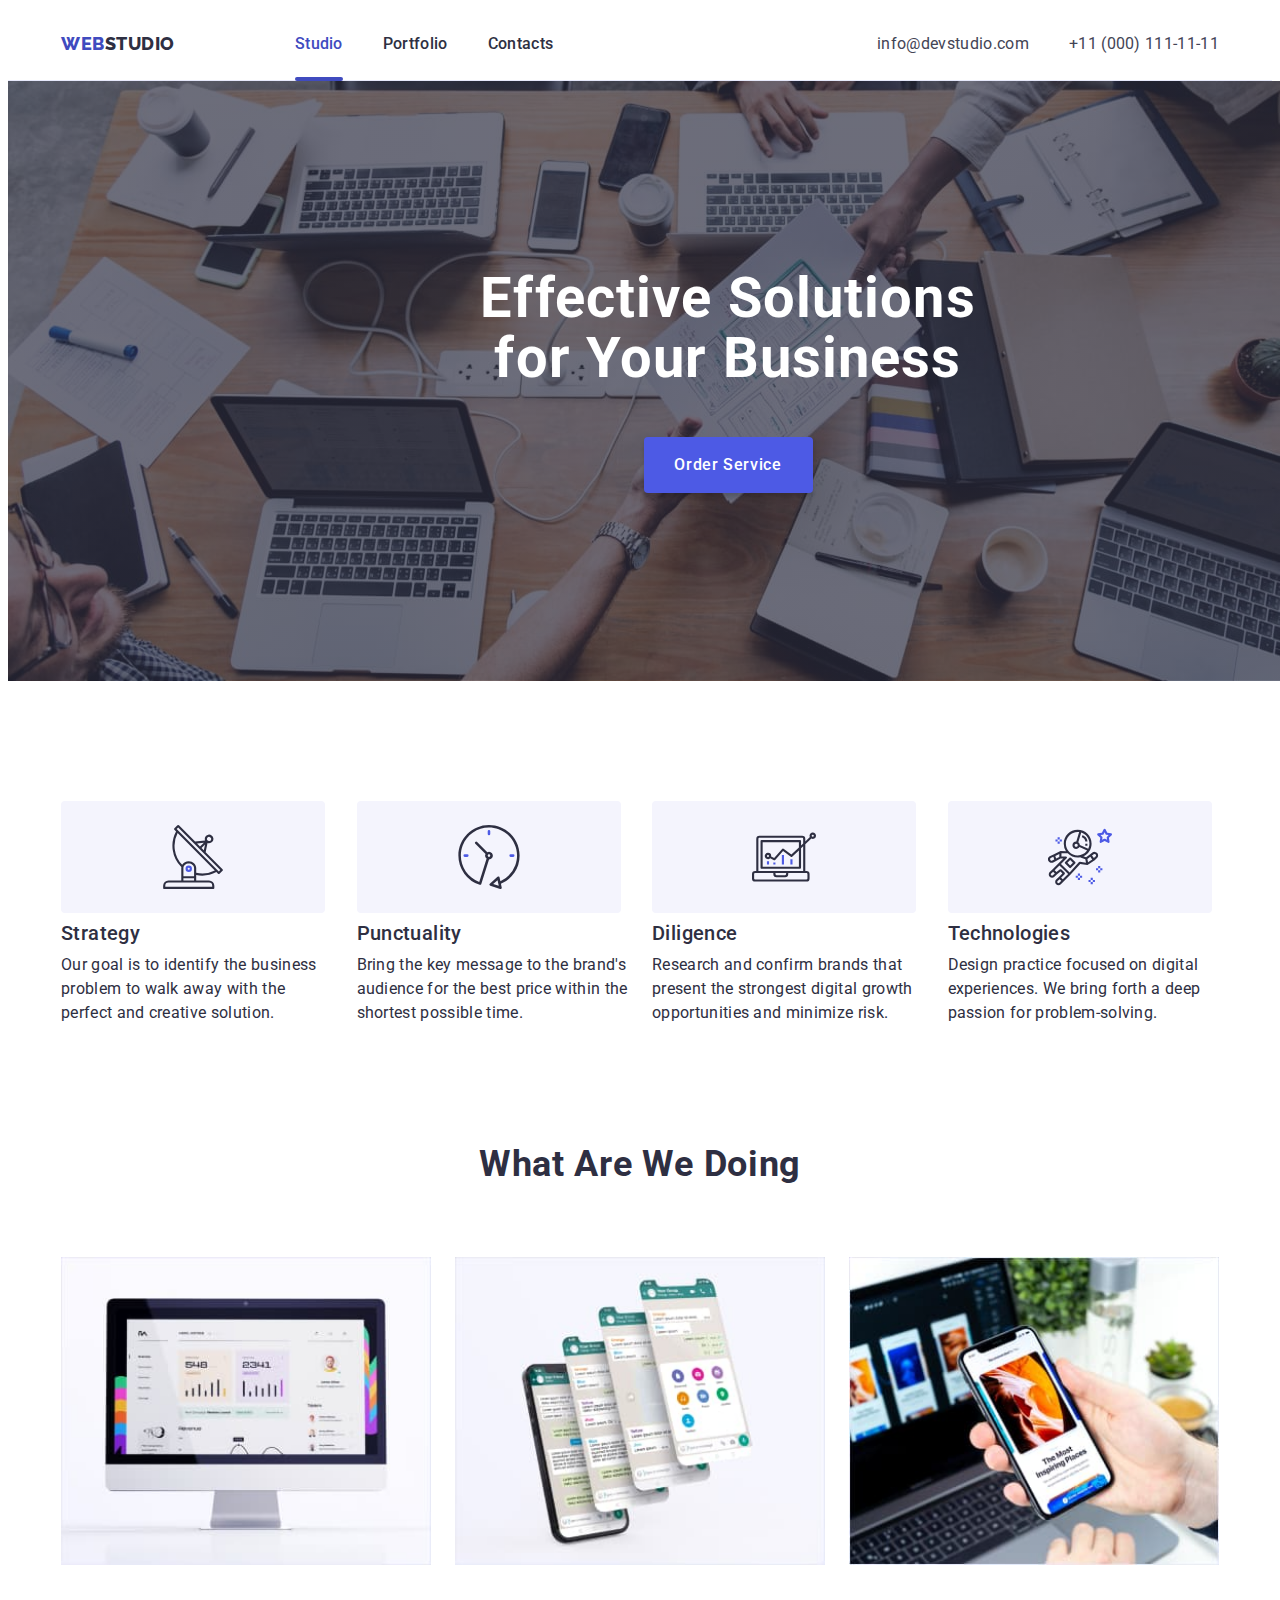
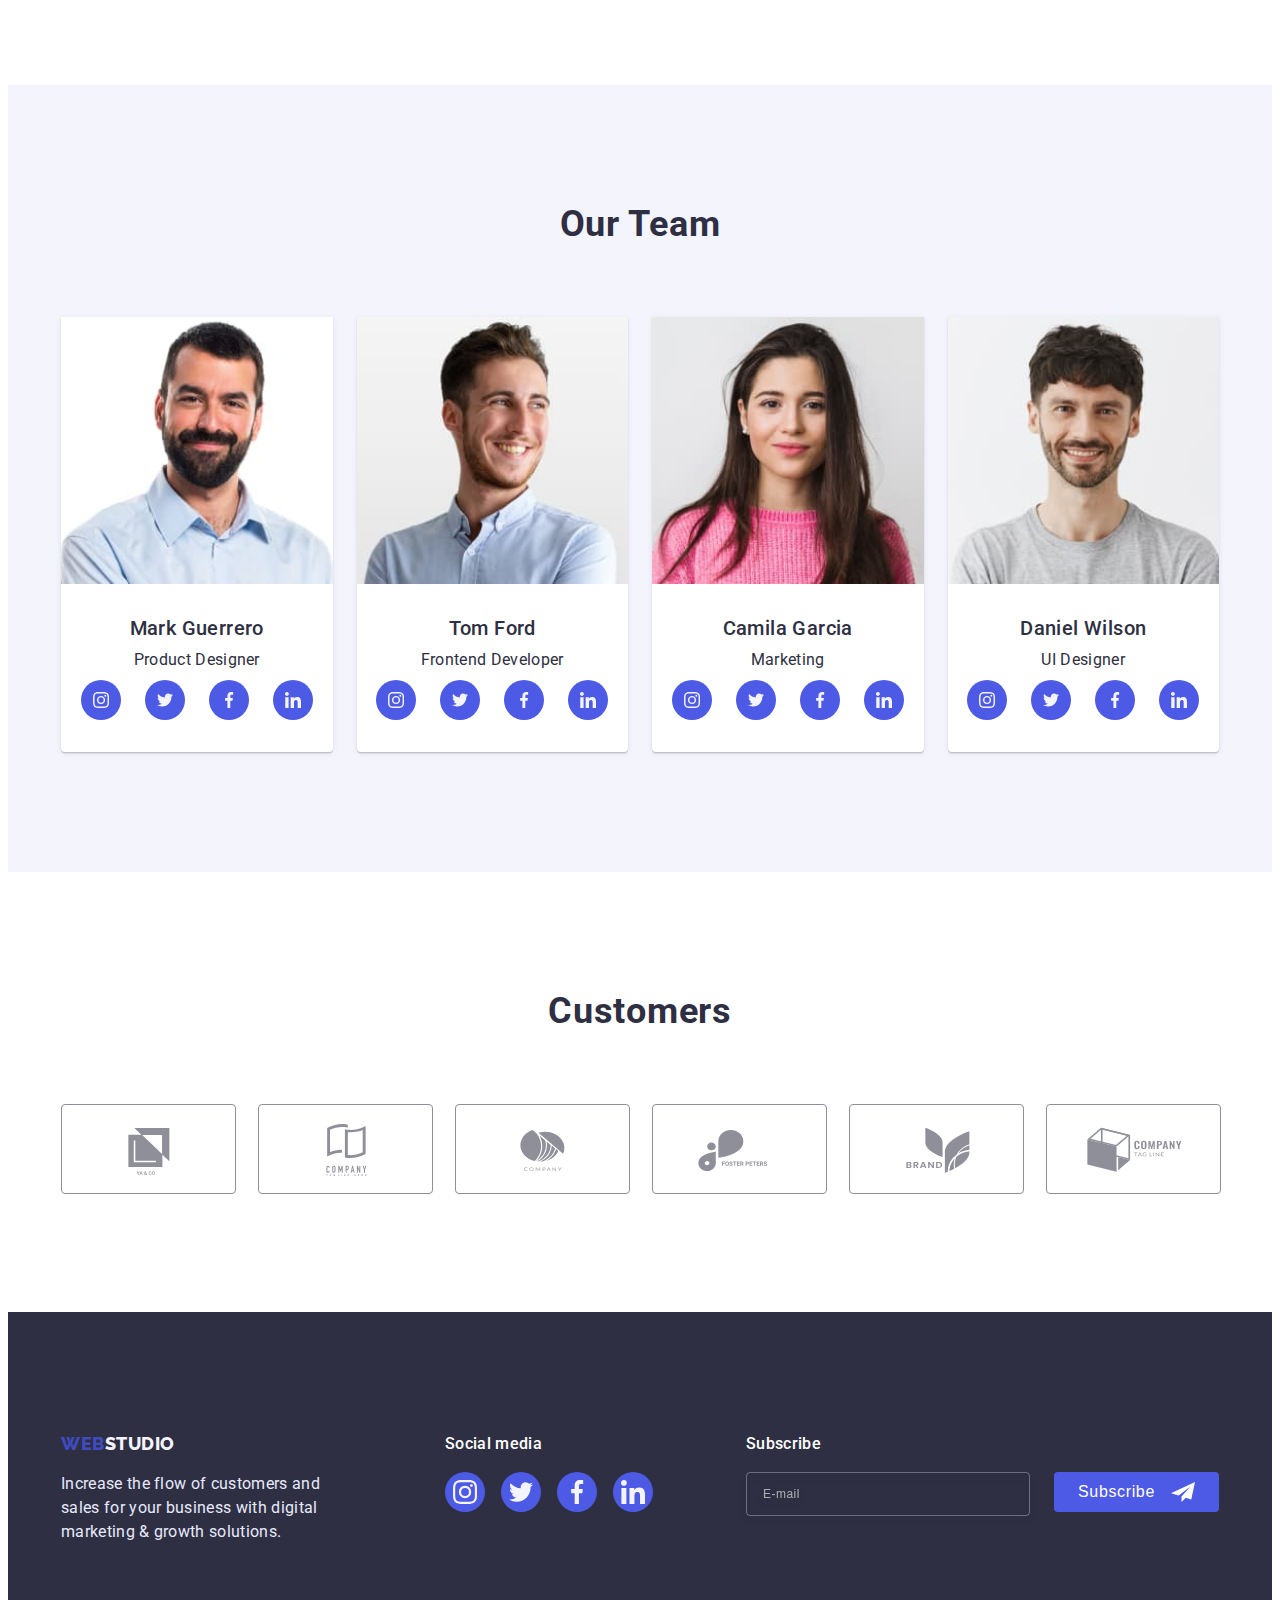
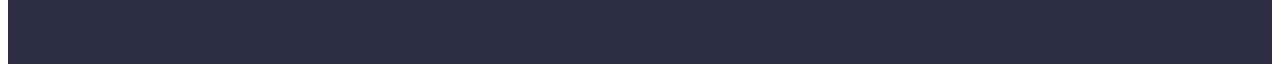
<file: index.html>
<!DOCTYPE html>
<html lang="en">
  <head>
    <meta charset="UTF-8" />
    <meta http-equiv="X-UA-Compatible" content="IE=edge" />
    <meta name="viewport" content="width=device-width, initial-scale=1.0" />
    <title>Web Studio</title>
    <link rel="preconnect" href="https://fonts.googleapis.com" />
    <link rel="preconnect" href="https://fonts.gstatic.com" crossorigin />
    <link
      href="https://fonts.googleapis.com/css2?family=Raleway:wght@800&family=Roboto:wght@400;500;700;900&display=swap"
      rel="stylesheet"
    />
    <link
      rel="stylesheet"
      href="https://cdnjs.cloudflare.com/ajax/libs/modern-normalize/1.1.0/modern-normalize.min.css"
      integrity="sha512-wpPYUAdjBVSE4KJnH1VR1HeZfpl1ub8YT/NKx4PuQ5NmX2tKuGu6U/JRp5y+Y8XG2tV+wKQpNHVUX03MfMFn9Q=="
      crossorigin="anonymous"
      referrerpolicy="no-referrer"
    />
    <link rel="stylesheet" href="./css/styles.css" />
    <link rel="stylesheet" href="./css/mobile.css" />
    <link rel="stylesheet" href="./css/tablet.css" />
    <link rel="stylesheet" href="./css/desktop.css" />
  </head>

  <body>
    <!-- Шапка сторінки -->
    <header class="header">
      <div class="header-container container">
        <nav class="header-nav">
          <a class="header-logo logo link" href="./index.html"
            ><span class="logo-style">Web</span>Studio</a
          >
          <ul class="header-menu list">
            <li class="header-menu-item">
              <a class="header-menu-link link current" href="./index.html"
                >Studio</a
              >
            </li>
            <li class="header-menu-item">
              <a class="header-menu-link link" href="./portfolio.html"
                >Portfolio</a
              >
            </li>
            <li class="header-menu-item">
              <a class="header-menu-link link" href="">Contacts</a>
            </li>
          </ul>
          <button type="button" data-menu-open class="menu-open-btn">
            <svg width="32" height="22" class="menu-open-icon">
              <use href="./images/icons.svg#icon-menu"></use>
            </svg>
          </button>
        </nav>

        <address class="header-contacts">
          <ul class="header-contacts-list list">
            <li class="header-contacts-item">
              <a
                class="header-contacts-link link"
                href="mailto:info@devstudio.com"
                >info@devstudio.com</a
              >
            </li>
            <li class="header-contacts-item">
              <a class="header-contacts-link link" href="tel:+110001111111"
                >+11 (000) 111-11-11</a
              >
            </li>
          </ul>
        </address>
      </div>

      <div class="mob-menu is-hidden" data-menu>
        <div>
          <button type="button" data-menu-close class="mob-menu-close">
            <svg width="8" height="8" class="mob-close-icon">
              <use href="./images/icons.svg#icon-close"></use>
            </svg>
          </button>
          <ul class="mob-menu-list list">
            <li class="mob-menu-item">
              <a class="mob-menu-link link active" href="./index.html"
                >Studio</a
              >
            </li>
            <li class="mob-menu-item">
              <a class="mob-menu-link link" href="./portfolio.html"
                >Portfolio</a
              >
            </li>
            <li class="mob-menu-item">
              <a class="mob-menu-link link" href="">Contacts</a>
            </li>
          </ul>
        </div>
        <div>
          <ul class="mob-contacts-list list">
            <li class="mob-contacts-item">
              <a class="mob-contacts-phone link" href="tel:+110001111111"
                >+11 (000) 111-11-11</a
              >
            </li>
            <li class="mob-contacts-item">
              <a class="mob-contacts-mail link" href="mailto:info@devstudio.com"
                >info@devstudio.com</a
              >
            </li>
          </ul>
          <ul class="mob-soc-list list">
            <li class="mob-soc-item">
              <a href="" class="mob-soc-link link">
                <svg width="16" height="16" class="mob-soc-icon">
                  <use href="./images/icons.svg#icon-instagram"></use>
                </svg>
              </a>
            </li>
            <li class="mob-soc-item">
              <a href="" class="mob-soc-link link">
                <svg width="16" height="16" class="mob-soc-icon">
                  <use href="./images/icons.svg#icon-twitter"></use>
                </svg>
              </a>
            </li>
            <li class="mob-soc-item">
              <a href="" class="mob-soc-link link">
                <svg width="16" height="16" class="mob-soc-icon">
                  <use href="./images/icons.svg#icon-facebook"></use>
                </svg>
              </a>
            </li>
            <li class="mob-soc-item">
              <a href="" class="mob-soc-link link">
                <svg width="16" height="16" class="mob-soc-icon">
                  <use href="./images/icons.svg#icon-linkedin"></use>
                </svg>
              </a>
            </li>
          </ul>
        </div>
      </div>
    </header>

    <!-- Унікальний контенс сторінки -->
    <main>
      <!-- Заставка -->
      <section class="hero">
        <div class="hero-container container">
          <h1 class="hero-title">Effective Solutions for Your Business</h1>
          <button class="hero-btn" data-modal-open type="button">
            Order Service
          </button>
        </div>
      </section>

      <!-- Про нас -->
      <section class="about section">
        <div class="container">
          <h2 class="hidden">About us</h2>
          <ul class="about-list list">
            <li class="about-list-item">
              <div class="about-box">
                <svg width="64" height="64" class="about-icon">
                  <use href="./images/icons.svg#icon-antenna"></use>
                </svg>
              </div>
              <h3 class="about-list-title list-title">Strategy</h3>
              <p class="about-list-description list-description">
                Our goal is to identify the business problem to walk away with
                the perfect and creative solution.
              </p>
            </li>
            <li class="about-list-item">
              <div class="about-box">
                <svg width="64" height="64" class="about-icon">
                  <use href="./images/icons.svg#icon-clock"></use>
                </svg>
              </div>
              <h3 class="about-list-title list-title">Punctuality</h3>
              <p class="about-list-description list-description">
                Bring the key message to the brand's audience for the best price
                within the shortest possible time.
              </p>
            </li>
            <li class="about-list-item">
              <div class="about-box">
                <svg width="64" height="64" class="about-icon">
                  <use href="./images/icons.svg#icon-diagram"></use>
                </svg>
              </div>
              <h3 class="about-list-title list-title">Diligence</h3>
              <p class="about-list-description list-description">
                Research and confirm brands that present the strongest digital
                growth opportunities and minimize risk.
              </p>
            </li>
            <li class="about-list-item">
              <div class="about-box">
                <svg width="64" height="64" class="about-icon">
                  <use href="./images/icons.svg#icon-astronaut"></use>
                </svg>
              </div>
              <h3 class="about-list-title list-title">Technologies</h3>
              <p class="about-list-description list-description">
                Design practice focused on digital experiences. We bring forth a
                deep passion for problem-solving.
              </p>
            </li>
          </ul>
        </div>
      </section>

      <!-- Що ми робимо -->
      <section class="works section">
        <div class="container">
          <h2 class="works-title title">What are we doing</h2>
          <ul class="works-list list">
            <li class="work-list-item">
              <img
                srcset="./images/mac.jpg 1x, ./images/mac-2x.jpg 2x"
                src="./images/mac.jpg"
                alt="Macbook"
                width="360"
              />
            </li>
            <li class="work-list-item">
              <img
                srcset="./images/messenger.jpg 1x, ./images/messenger-2x.jpg 2x"
                src="./images/messenger.jpg"
                alt="Messenger"
                width="360"
              />
            </li>
            <li class="work-list-item">
              <img
                srcset="./images/app.jpg 1x, ./images/app-2x.jpg 2x"
                src="./images/app.jpg"
                alt="Apps"
                width="360"
              />
            </li>
          </ul>
        </div>
      </section>

      <!-- Наша команда -->
      <section class="team section">
        <div class="container tab-container">
          <h2 class="team-title title">Our Team</h2>
          <ul class="team-list list">
            <li class="team-list-item">
              <!-- Підключення різних картинок при різних екранах
              <picture>
                <source
                  srcset="
                    ./images/imgguerrero.jpg    1x,
                    ./images/imgguerrero-2x.jpg 2x
                  "
                  media="(min-width: 1200px)"
                />
                <source
                  srcset="
                    ./images/imgguerrero-tab.jpg    1x,
                    ./images/imgguerrero-tab-2x.jpg 2x
                  "
                  media="(min-width: 768px)"
                />
                <source
                  srcset="
                    ./images/imgguerrero-mob.jpg    1x,
                    ./images/imgguerrero-mob-2x.jpg 2x
                  "
                  media="(max-width: 767px)"
                />
                <img
                  src="./images/imgguerrero.jpg"
                  alt="Mark Guerrero"
                  width="264"
                />
              </picture> -->
              <img
                srcset="
                  ./images/imgguerrero.jpg    1x,
                  ./images/imgguerrero-2x.jpg 2x
                "
                src="./images/imgguerrero.jpg"
                alt="Mark Guerrero"
                width="264"
              />
              <div class="team-list-text">
                <h3 class="team-list-title list-title">Mark Guerrero</h3>
                <p class="team-list-description list-description">
                  Product Designer
                </p>
                <ul class="team-soc-list list">
                  <li class="team-soc-item">
                    <a href="" class="team-soc-link link">
                      <svg width="16" height="16" class="team-soc-icon">
                        <use href="./images/icons.svg#icon-instagram"></use>
                      </svg>
                    </a>
                  </li>
                  <li class="team-soc-item">
                    <a href="" class="team-soc-link link">
                      <svg width="16" height="16" class="team-soc-icon">
                        <use href="./images/icons.svg#icon-twitter"></use>
                      </svg>
                    </a>
                  </li>
                  <li class="team-soc-item">
                    <a href="" class="team-soc-link link">
                      <svg width="16" height="16" class="team-soc-icon">
                        <use href="./images/icons.svg#icon-facebook"></use>
                      </svg>
                    </a>
                  </li>
                  <li class="team-soc-item">
                    <a href="" class="team-soc-link link">
                      <svg width="16" height="16" class="team-soc-icon">
                        <use href="./images/icons.svg#icon-linkedin"></use>
                      </svg>
                    </a>
                  </li>
                </ul>
              </div>
            </li>
            <li class="team-list-item">
              <img
                srcset="./images/imgford.jpg 1x, ./images/imgford-2x.jpg 2x"
                src="./images/imgford.jpg"
                alt="Tom Ford"
                width="264"
              />
              <div class="team-list-text">
                <h3 class="team-list-title list-title">Tom Ford</h3>
                <p class="team-list-description list-description">
                  Frontend Developer
                </p>
                <ul class="team-soc-list list">
                  <li class="team-soc-item">
                    <a href="" class="team-soc-link link">
                      <svg width="16" height="16" class="team-soc-icon">
                        <use href="./images/icons.svg#icon-instagram"></use>
                      </svg>
                    </a>
                  </li>
                  <li class="team-soc-item">
                    <a href="" class="team-soc-link link">
                      <svg width="16" height="16" class="team-soc-icon">
                        <use href="./images/icons.svg#icon-twitter"></use>
                      </svg>
                    </a>
                  </li>
                  <li class="team-soc-item">
                    <a href="" class="team-soc-link link">
                      <svg width="16" height="16" class="team-soc-icon">
                        <use href="./images/icons.svg#icon-facebook"></use>
                      </svg>
                    </a>
                  </li>
                  <li class="team-soc-item">
                    <a href="" class="team-soc-link link">
                      <svg width="16" height="16" class="team-soc-icon">
                        <use href="./images/icons.svg#icon-linkedin"></use>
                      </svg>
                    </a>
                  </li>
                </ul>
              </div>
            </li>
            <li class="team-list-item">
              <img
                srcset="./images/imggarcia.jpg 1x, ./images/imggarcia-2x.jpg 2x"
                src="./images/imggarcia.jpg"
                alt="Camila Garcia"
                width="264"
              />
              <div class="team-list-text">
                <h3 class="team-list-title list-title">Camila Garcia</h3>
                <p class="team-list-description list-description">Marketing</p>
                <ul class="team-soc-list list">
                  <li class="team-soc-item">
                    <a href="" class="team-soc-link link">
                      <svg width="16" height="16" class="team-soc-icon">
                        <use href="./images/icons.svg#icon-instagram"></use>
                      </svg>
                    </a>
                  </li>
                  <li class="team-soc-item">
                    <a href="" class="team-soc-link link">
                      <svg width="16" height="16" class="team-soc-icon">
                        <use href="./images/icons.svg#icon-twitter"></use>
                      </svg>
                    </a>
                  </li>
                  <li class="team-soc-item">
                    <a href="" class="team-soc-link link">
                      <svg width="16" height="16" class="team-soc-icon">
                        <use href="./images/icons.svg#icon-facebook"></use>
                      </svg>
                    </a>
                  </li>
                  <li class="team-soc-item">
                    <a href="" class="team-soc-link link">
                      <svg width="16" height="16" class="team-soc-icon">
                        <use href="./images/icons.svg#icon-linkedin"></use>
                      </svg>
                    </a>
                  </li>
                </ul>
              </div>
            </li>
            <li class="team-list-item">
              <img
                srcset="./images/imgwilson.jpg 1x, ./images/imgwilson-2x.jpg 2x"
                src="./images/imgwilson.jpg"
                alt="Daniel Wilson"
                width="264"
              />
              <div class="team-list-text">
                <h3 class="team-list-title list-title">Daniel Wilson</h3>
                <p class="team-list-description list-description">
                  UI Designer
                </p>
                <ul class="team-soc-list list">
                  <li class="team-soc-item">
                    <a href="" class="team-soc-link link">
                      <svg width="16" height="16" class="team-soc-icon">
                        <use href="./images/icons.svg#icon-instagram"></use>
                      </svg>
                    </a>
                  </li>
                  <li class="team-soc-item">
                    <a href="" class="team-soc-link link">
                      <svg width="16" height="16" class="team-soc-icon">
                        <use href="./images/icons.svg#icon-twitter"></use>
                      </svg>
                    </a>
                  </li>
                  <li class="team-soc-item">
                    <a href="" class="team-soc-link link">
                      <svg width="16" height="16" class="team-soc-icon">
                        <use href="./images/icons.svg#icon-facebook"></use>
                      </svg>
                    </a>
                  </li>
                  <li class="team-soc-item">
                    <a href="" class="team-soc-link link">
                      <svg width="16" height="16" class="team-soc-icon">
                        <use href="./images/icons.svg#icon-linkedin"></use>
                      </svg>
                    </a>
                  </li>
                </ul>
              </div>
            </li>
          </ul>
        </div>
      </section>

      <!-- Наші клієнти -->
      <section class="customers section">
        <div class="container tab-container">
          <h2 class="customers-title title">Customers</h2>
          <ul class="customers-list list">
            <li class="customers-list-item">
              <a href="" class="customers-link link">
                <svg width="104" height="56" class="customers-link-icon">
                  <use href="./images/icons.svg#icon-logo1"></use>
                </svg>
              </a>
            </li>
            <li class="customers-list-item">
              <a href="" class="customers-link link">
                <svg width="104" height="56" class="customers-link-icon">
                  <use href="./images/icons.svg#icon-logo2"></use>
                </svg>
              </a>
            </li>
            <li class="customers-list-item">
              <a href="" class="customers-link link">
                <svg width="104" height="56" class="customers-link-icon">
                  <use href="./images/icons.svg#icon-logo3"></use>
                </svg>
              </a>
            </li>
            <li class="customers-list-item">
              <a href="" class="customers-link link">
                <svg width="104" height="56" class="customers-link-icon">
                  <use href="./images/icons.svg#icon-logo4"></use>
                </svg>
              </a>
            </li>
            <li class="customers-list-item">
              <a href="" class="customers-link link">
                <svg width="104" height="56" class="customers-link-icon">
                  <use href="./images/icons.svg#icon-logo5"></use>
                </svg>
              </a>
            </li>
            <li class="customers-list-item">
              <a href="" class="customers-link link">
                <svg width="104" height="56" class="customers-link-icon">
                  <use href="./images/icons.svg#icon-logo6"></use>
                </svg>
              </a>
            </li>
          </ul>
        </div>
      </section>
    </main>

    <!-- Підвал сторінки -->
    <footer class="footer section">
      <div class="footer-container container tab-container">
        <div class="footer-about">
          <a class="footer-logo logo link" href="./index.html"
            ><span class="logo-style">Web</span>Studio</a
          >
          <p class="footer-description">
            Increase the flow of customers and sales for your business with
            digital marketing & growth solutions.
          </p>
        </div>
        <div class="footer-soc">
          <p class="footer-soc-title list-title">Social media</p>
          <ul class="footer-soc-list list">
            <li class="footer-soc-item">
              <a href="" class="footer-soc-link link">
                <svg width="24" height="24" class="footer-soc-icon">
                  <use href="./images/icons.svg#icon-instagram"></use>
                </svg>
              </a>
            </li>
            <li class="footer-soc-item">
              <a href="" class="footer-soc-link link">
                <svg width="24" height="24" class="footer-soc-icon">
                  <use href="./images/icons.svg#icon-twitter"></use>
                </svg>
              </a>
            </li>
            <li class="footer-soc-item">
              <a href="" class="footer-soc-link link">
                <svg width="24" height="24" class="footer-soc-icon">
                  <use href="./images/icons.svg#icon-facebook"></use>
                </svg>
              </a>
            </li>
            <li class="footer-soc-item">
              <a href="" class="footer-soc-link link">
                <svg width="24" height="24" class="footer-soc-icon">
                  <use href="./images/icons.svg#icon-linkedin"></use>
                </svg>
              </a>
            </li>
          </ul>
        </div>
        <div class="footer-subscribe">
          <p class="footer-subscribe-title list-title">Subscribe</p>
          <form class="footer-subscribe-form">
            <input
              type="email"
              class="subscribe-input"
              id="subscribe-name"
              name="subscribe-name"
              placeholder="E-mail"
              required
            />
            <button type="submit" class="subscribe-btn">
              Subscribe
              <svg width="24" height="24" class="subscribe-icon">
                <use href="./images/icons.svg#icon-sub"></use>
              </svg>
            </button>
          </form>
        </div>
      </div>
    </footer>

    <!-- Модальне вікно -->
    <div class="backdrop is-hidden" data-modal>
      <div class="modal">
        <button type="button" data-modal-close class="modal-close-button">
          <svg width="8" height="8" class="modal-close-icon">
            <use href="./images/icons.svg#icon-close"></use>
          </svg>
        </button>
        <p class="modal-title list-title">
          Leave your contacts and we will call you back
        </p>
        <form class="modal-form">
          <label for="user-name" class="modal-name-label">Name</label>
          <div class="input-wrap">
            <input
              type="text"
              class="modal-input"
              id="user-name"
              name="user-name"
              required
            />
            <svg width="18" height="18" class="modal-input-icon">
              <use href="./images/icons.svg#icon-person"></use>
            </svg>
          </div>
          <label for="user-phone" class="modal-name-label">Phone</label>
          <div class="input-wrap">
            <input
              type="tel"
              class="modal-input"
              id="user-phone"
              name="user-phone"
              required
            />
            <svg width="18" height="24" class="modal-input-icon">
              <use href="./images/icons.svg#icon-phone"></use>
            </svg>
          </div>
          <label for="user-email" class="modal-name-label">Email</label>
          <div class="input-wrap">
            <input
              type="email"
              class="modal-input"
              id="user-email"
              name="user-email"
              required
            />
            <svg width="18" height="24" class="modal-input-icon">
              <use href="./images/icons.svg#icon-email"></use>
            </svg>
          </div>
          <label for="user-comment" class="modal-name-label">Comment</label>
          <textarea
            class="modal-textarea"
            name="user-comment"
            id="user-comment"
            placeholder="Text input"
          ></textarea>
          <div class="modal-check">
            <input
              type="checkbox"
              class="modal-privacy hidden"
              name="user-privacy"
              id="user-privacy"
              value="true"
            />
            <label for="user-privacy" class="modal-check-label">
              <span
                ><svg width="10" height="8" class="modal-privacy-icon">
                  <use href="./images/icons.svg#icon-check"></use></svg
              ></span>
              I accept the terms and conditions of the<a
                href=""
                class="privacy-link link"
                >Privacy Policy</a
              ></label
            >
          </div>
          <button type="submit" class="modal-btn">Send</button>
        </form>
      </div>
    </div>

    <!-- Java скрипти -->
    <script src="./js/modal.js"></script>
    <script src="./js/menu.js"></script>
  </body>
</html>
</file>
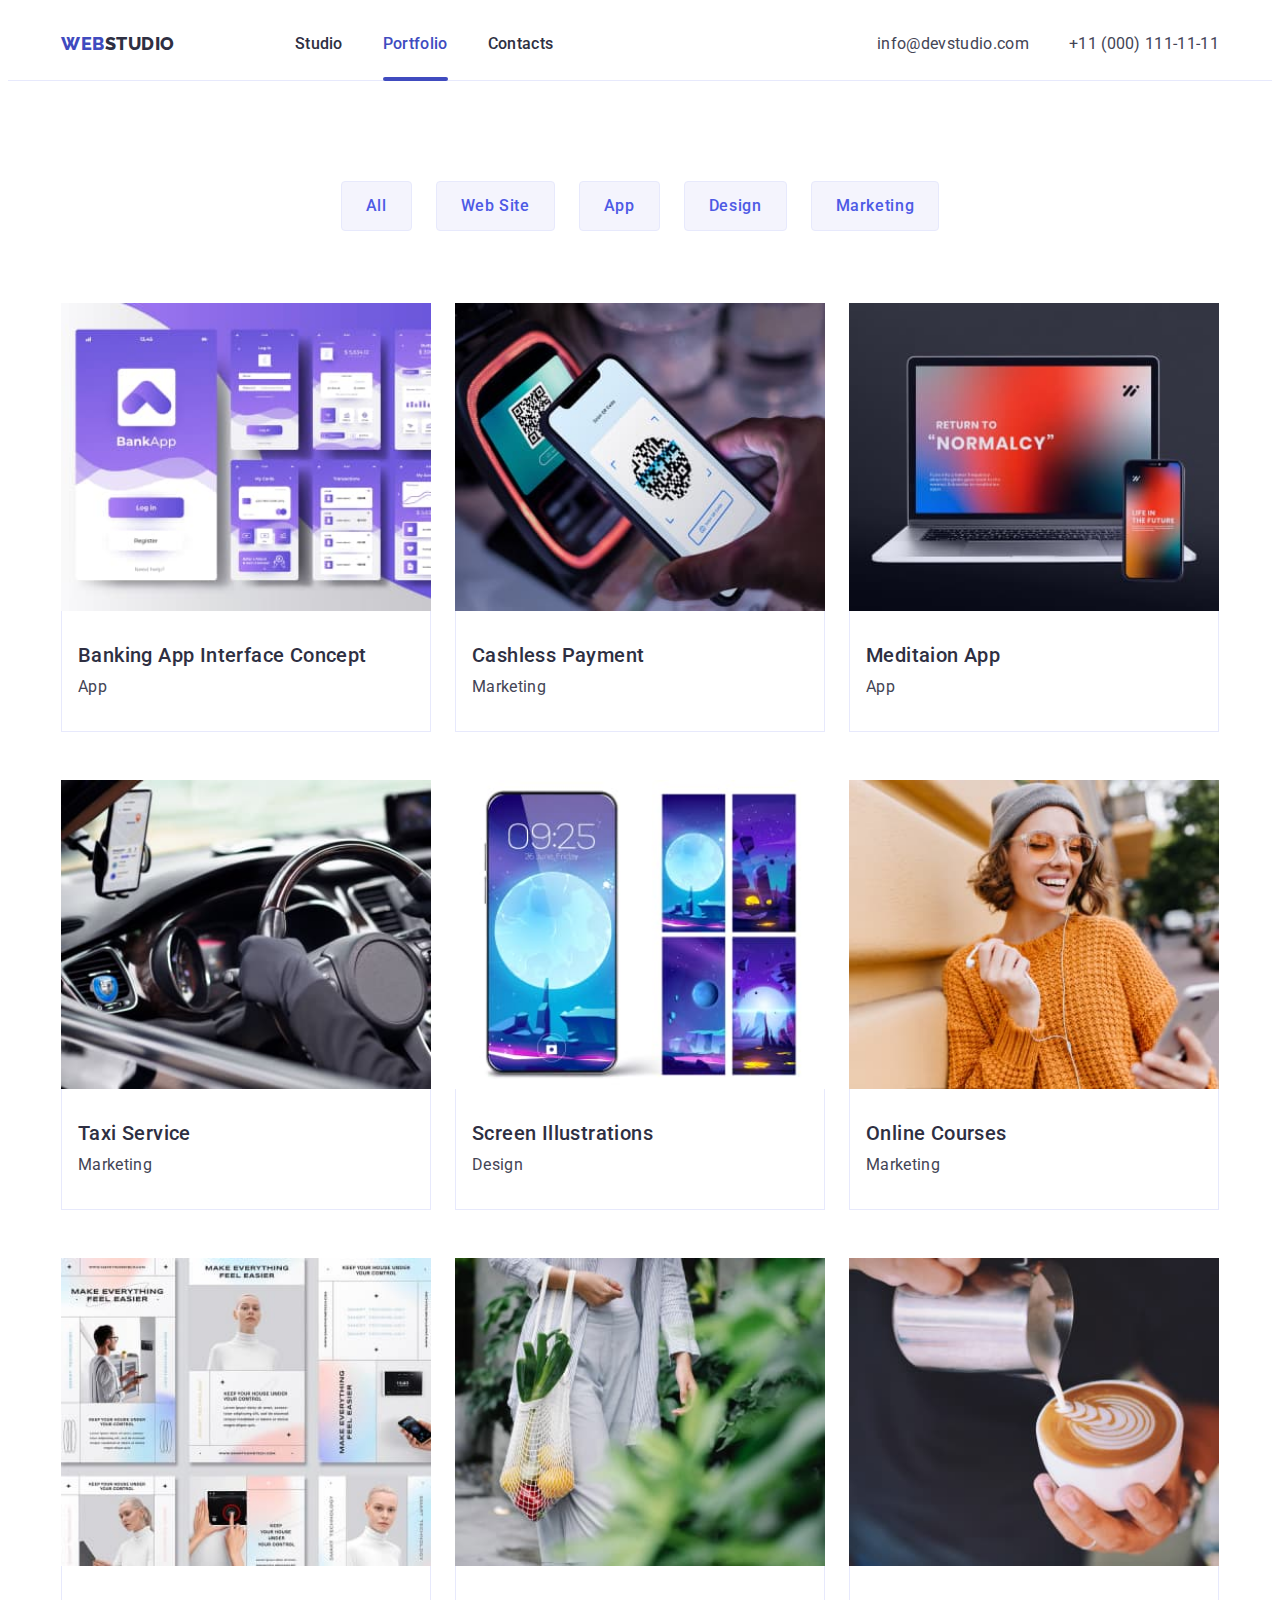
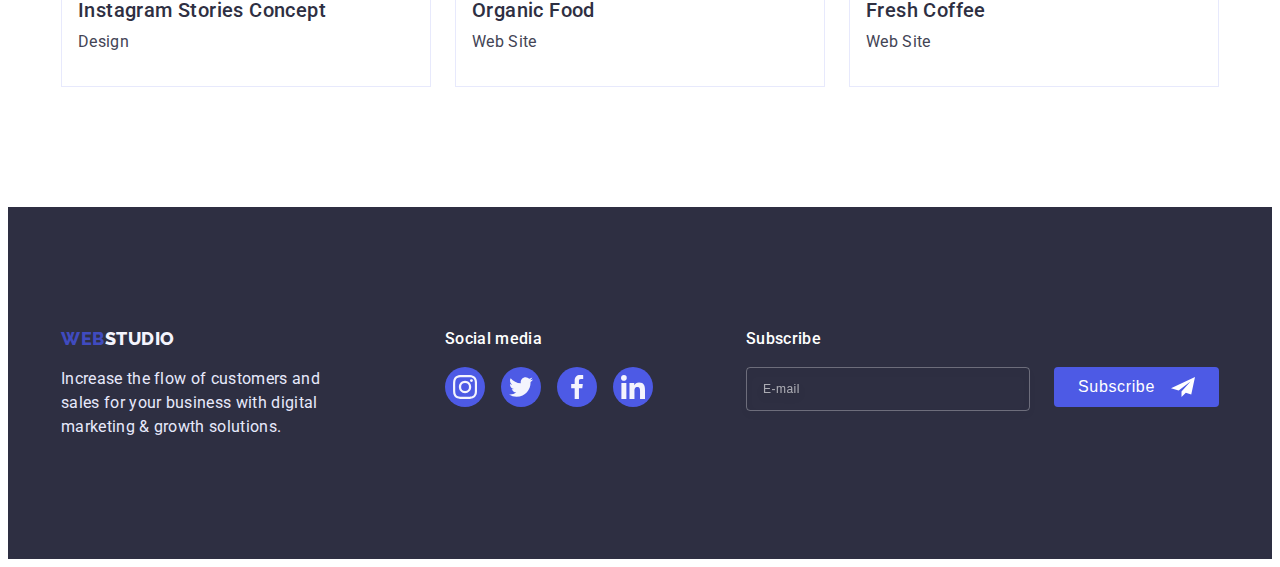
<file: portfolio.html>
<!DOCTYPE html>
<html lang="en">
  <head>
    <meta charset="UTF-8" />
    <meta http-equiv="X-UA-Compatible" content="IE=edge" />
    <meta name="viewport" content="width=device-width, initial-scale=1.0" />
    <title>Web Studio</title>
    <link rel="preconnect" href="https://fonts.googleapis.com" />
    <link rel="preconnect" href="https://fonts.gstatic.com" crossorigin />
    <link
      href="https://fonts.googleapis.com/css2?family=Raleway:wght@800&family=Roboto:wght@400;500;700;900&display=swap"
      rel="stylesheet"
    />
    <link
      rel="stylesheet"
      href="https://cdnjs.cloudflare.com/ajax/libs/modern-normalize/1.1.0/modern-normalize.min.css"
      integrity="sha512-wpPYUAdjBVSE4KJnH1VR1HeZfpl1ub8YT/NKx4PuQ5NmX2tKuGu6U/JRp5y+Y8XG2tV+wKQpNHVUX03MfMFn9Q=="
      crossorigin="anonymous"
      referrerpolicy="no-referrer"
    />
    <link rel="stylesheet" href="./css/styles.css" />
    <link rel="stylesheet" href="./css/mobile.css" />
    <link rel="stylesheet" href="./css/tablet.css" />
    <link rel="stylesheet" href="./css/desktop.css" />
  </head>

  <body>
    <!-- Шапка сторінки -->
    <header class="header">
      <div class="header-container container">
        <nav class="header-nav">
          <a class="header-logo logo link" href="./index.html"
            ><span class="logo-style">Web</span>Studio</a
          >
          <ul class="header-menu list">
            <li class="header-menu-item">
              <a class="header-menu-link link" href="./index.html">Studio</a>
            </li>
            <li class="header-menu-item">
              <a class="header-menu-link link current" href="./portfolio.html"
                >Portfolio</a
              >
            </li>
            <li class="header-menu-item">
              <a class="header-menu-link link" href="">Contacts</a>
            </li>
          </ul>
          <button type="button" data-menu-open class="menu-open-btn">
            <svg width="32" height="22" class="menu-open-icon">
              <use href="./images/icons.svg#icon-menu"></use>
            </svg>
          </button>
        </nav>

        <address class="header-contacts">
          <ul class="header-contacts-list list">
            <li class="header-contacts-item">
              <a
                class="header-contacts-link link"
                href="mailto:info@devstudio.com"
                >info@devstudio.com</a
              >
            </li>
            <li class="header-contacts-item">
              <a class="header-contacts-link link" href="tel:+110001111111"
                >+11 (000) 111-11-11</a
              >
            </li>
          </ul>
        </address>
      </div>

      <div class="mob-menu is-hidden" data-menu>
        <div>
          <button type="button" data-menu-close class="mob-menu-close">
            <svg width="8" height="8" class="mob-close-icon">
              <use href="./images/icons.svg#icon-close"></use>
            </svg>
          </button>
          <ul class="mob-menu-list list">
            <li class="mob-menu-item">
              <a class="mob-menu-link link" href="./index.html">Studio</a>
            </li>
            <li class="mob-menu-item">
              <a class="mob-menu-link link active" href="./portfolio.html"
                >Portfolio</a
              >
            </li>
            <li class="mob-menu-item">
              <a class="mob-menu-link link" href="">Contacts</a>
            </li>
          </ul>
        </div>
        <div>
          <ul class="mob-contacts-list list">
            <li class="mob-contacts-item">
              <a class="mob-contacts-phone link" href="tel:+110001111111"
                >+11 (000) 111-11-11</a
              >
            </li>
            <li class="mob-contacts-item">
              <a class="mob-contacts-mail link" href="mailto:info@devstudio.com"
                >info@devstudio.com</a
              >
            </li>
          </ul>
          <ul class="mob-soc-list list">
            <li class="mob-soc-item">
              <a href="" class="mob-soc-link link">
                <svg width="16" height="16" class="mob-soc-icon">
                  <use href="./images/icons.svg#icon-instagram"></use>
                </svg>
              </a>
            </li>
            <li class="mob-soc-item">
              <a href="" class="mob-soc-link link">
                <svg width="16" height="16" class="mob-soc-icon">
                  <use href="./images/icons.svg#icon-twitter"></use>
                </svg>
              </a>
            </li>
            <li class="mob-soc-item">
              <a href="" class="mob-soc-link link">
                <svg width="16" height="16" class="mob-soc-icon">
                  <use href="./images/icons.svg#icon-facebook"></use>
                </svg>
              </a>
            </li>
            <li class="mob-soc-item">
              <a href="" class="mob-soc-link link">
                <svg width="16" height="16" class="mob-soc-icon">
                  <use href="./images/icons.svg#icon-linkedin"></use>
                </svg>
              </a>
            </li>
          </ul>
        </div>
      </div>
    </header>

    <!-- Унікальний контенс сторінки -->
    <main>
      <!-- Каталог-->
      <section class="catalog section">
        <div class="catalog-container container">
          <h1 class="catalog-title hidden">Catalog</h1>
          <ul class="catalog-filter list">
            <li class="catalog-filter-item">
              <button class="catalog-filter-btn" type="button">All</button>
            </li>
            <li class="catalog-filter-item">
              <button class="catalog-filter-btn" type="button">Web Site</button>
            </li>
            <li class="catalog-filter-item">
              <button class="catalog-filter-btn" type="button">App</button>
            </li>
            <li class="catalog-filter-item">
              <button class="catalog-filter-btn" type="button">Design</button>
            </li>
            <li class="catalog-filter-item">
              <button class="catalog-filter-btn" type="button">
                Marketing
              </button>
            </li>
          </ul>
          <ul class="catalog-list list">
            <li class="catalog-list-item">
              <a class="catalog-list-link link" href="">
                <div class="overlay-wrapper">
                  <img
                    src="./images/product/product_1.jpg"
                    alt="Banking App Interface Concept"
                    width="360"
                  />
                  <p class="overlay">
                    14 Stylish and User-Friendly App Design Concepts · Task
                    Manager App · Calorie Tracker App · Exotic Fruit Ecommerce
                    App · Cloud Storage App
                  </p>
                </div>
                <div class="catalog-list-text">
                  <h2 class="catalog-list-title list-title">
                    Banking App Interface Concept
                  </h2>
                  <p class="catalog-list-description list-description">App</p>
                </div>
              </a>
            </li>
            <li class="catalog-list-item">
              <a class="catalog-list-link link" href="">
                <div class="overlay-wrapper">
                  <img
                    src="./images/product/product_2.jpg"
                    alt="Cashless Payment"
                    width="360"
                  />
                  <p class="overlay">
                    14 Stylish and User-Friendly App Design Concepts · Task
                    Manager App · Calorie Tracker App · Exotic Fruit Ecommerce
                    App · Cloud Storage App
                  </p>
                </div>
                <div class="catalog-list-text">
                  <h2 class="catalog-list-title list-title">
                    Cashless Payment
                  </h2>
                  <p class="catalog-list-description list-description">
                    Marketing
                  </p>
                </div>
              </a>
            </li>
            <li class="catalog-list-item">
              <a class="catalog-list-link link" href="">
                <div class="overlay-wrapper">
                  <img
                    src="./images/product/product_3.jpg"
                    alt="Meditaion App"
                    width="360"
                  />
                  <p class="overlay">
                    14 Stylish and User-Friendly App Design Concepts · Task
                    Manager App · Calorie Tracker App · Exotic Fruit Ecommerce
                    App · Cloud Storage App
                  </p>
                </div>
                <div class="catalog-list-text">
                  <h2 class="catalog-list-title list-title">Meditaion App</h2>
                  <p class="catalog-list-description list-description">App</p>
                </div>
              </a>
            </li>
            <li class="catalog-list-item">
              <a class="catalog-list-link link" href="">
                <div class="overlay-wrapper">
                  <img
                    src="./images/product/product_4.jpg"
                    alt="Taxi Service"
                    width="360"
                  />
                  <p class="overlay">
                    14 Stylish and User-Friendly App Design Concepts · Task
                    Manager App · Calorie Tracker App · Exotic Fruit Ecommerce
                    App · Cloud Storage App
                  </p>
                </div>
                <div class="catalog-list-text">
                  <h2 class="catalog-list-title list-title">Taxi Service</h2>
                  <p class="catalog-list-description list-description">
                    Marketing
                  </p>
                </div>
              </a>
            </li>
            <li class="catalog-list-item">
              <a class="catalog-list-link link" href="">
                <div class="overlay-wrapper">
                  <img
                    src="./images/product/product_5.jpg"
                    alt="Screen Illustrations"
                    width="360"
                  />
                  <p class="overlay">
                    14 Stylish and User-Friendly App Design Concepts · Task
                    Manager App · Calorie Tracker App · Exotic Fruit Ecommerce
                    App · Cloud Storage App
                  </p>
                </div>
                <div class="catalog-list-text">
                  <h2 class="catalog-list-title list-title">
                    Screen Illustrations
                  </h2>
                  <p class="catalog-list-description list-description">
                    Design
                  </p>
                </div>
              </a>
            </li>
            <li class="catalog-list-item">
              <a class="catalog-list-link link" href="">
                <div class="overlay-wrapper">
                  <img
                    src="./images/product/product_6.jpg"
                    alt="Online Courses"
                    width="360"
                  />
                  <p class="overlay">
                    14 Stylish and User-Friendly App Design Concepts · Task
                    Manager App · Calorie Tracker App · Exotic Fruit Ecommerce
                    App · Cloud Storage App
                  </p>
                </div>
                <div class="catalog-list-text">
                  <h2 class="catalog-list-title list-title">Online Courses</h2>
                  <p class="catalog-list-description list-description">
                    Marketing
                  </p>
                </div>
              </a>
            </li>
            <li class="catalog-list-item">
              <a class="catalog-list-link link" href="">
                <div class="overlay-wrapper">
                  <img
                    src="./images/product/product_7.jpg"
                    alt="Instagram Stories Concept"
                    width="360"
                  />
                  <p class="overlay">
                    14 Stylish and User-Friendly App Design Concepts · Task
                    Manager App · Calorie Tracker App · Exotic Fruit Ecommerce
                    App · Cloud Storage App
                  </p>
                </div>
                <div class="catalog-list-text">
                  <h2 class="catalog-list-title list-title">
                    Instagram Stories Concept
                  </h2>
                  <p class="catalog-list-description list-description">
                    Design
                  </p>
                </div>
              </a>
            </li>
            <li class="catalog-list-item">
              <a class="catalog-list-link link" href="">
                <div class="overlay-wrapper">
                  <img
                    src="./images/product/product_8.jpg"
                    alt="Organic Food"
                    width="360"
                  />
                  <p class="overlay">
                    14 Stylish and User-Friendly App Design Concepts · Task
                    Manager App · Calorie Tracker App · Exotic Fruit Ecommerce
                    App · Cloud Storage App
                  </p>
                </div>
                <div class="catalog-list-text">
                  <h2 class="catalog-list-title list-title">Organic Food</h2>
                  <p class="catalog-list-description list-description">
                    Web Site
                  </p>
                </div>
              </a>
            </li>
            <li class="catalog-list-item">
              <a class="catalog-list-link link" href="">
                <div class="overlay-wrapper">
                  <img
                    src="./images/product/product_9.jpg"
                    alt="Fresh Coffee"
                    width="360"
                  />
                  <p class="overlay">
                    14 Stylish and User-Friendly App Design Concepts · Task
                    Manager App · Calorie Tracker App · Exotic Fruit Ecommerce
                    App · Cloud Storage App
                  </p>
                </div>
                <div class="catalog-list-text">
                  <h2 class="catalog-list-title list-title">Fresh Coffee</h2>
                  <p class="catalog-list-description list-description">
                    Web Site
                  </p>
                </div>
              </a>
            </li>
          </ul>
        </div>
      </section>
    </main>

    <!-- Підвал сторінки -->
    <footer class="footer section">
      <div class="footer-container container tab-container">
        <div class="footer-about">
          <a class="footer-logo logo link" href="./index.html"
            ><span class="logo-style">Web</span>Studio</a
          >
          <p class="footer-description">
            Increase the flow of customers and sales for your business with
            digital marketing & growth solutions.
          </p>
        </div>
        <div class="footer-soc">
          <p class="footer-soc-title list-title">Social media</p>
          <ul class="footer-soc-list list">
            <li class="footer-soc-item">
              <a href="" class="footer-soc-link link">
                <svg width="24" height="24" class="footer-soc-icon">
                  <use href="./images/icons.svg#icon-instagram"></use>
                </svg>
              </a>
            </li>
            <li class="footer-soc-item">
              <a href="" class="footer-soc-link link">
                <svg width="24" height="24" class="footer-soc-icon">
                  <use href="./images/icons.svg#icon-twitter"></use>
                </svg>
              </a>
            </li>
            <li class="footer-soc-item">
              <a href="" class="footer-soc-link link">
                <svg width="24" height="24" class="footer-soc-icon">
                  <use href="./images/icons.svg#icon-facebook"></use>
                </svg>
              </a>
            </li>
            <li class="footer-soc-item">
              <a href="" class="footer-soc-link link">
                <svg width="24" height="24" class="footer-soc-icon">
                  <use href="./images/icons.svg#icon-linkedin"></use>
                </svg>
              </a>
            </li>
          </ul>
        </div>
        <div class="footer-subscribe">
          <p class="footer-subscribe-title list-title">Subscribe</p>
          <form class="footer-subscribe-form">
            <input
              type="email"
              class="subscribe-input"
              id="subscribe-name"
              name="subscribe-name"
              placeholder="E-mail"
              required
            />
            <button type="submit" class="subscribe-btn">
              Subscribe
              <svg width="24" height="24" class="subscribe-icon">
                <use href="./images/icons.svg#icon-sub"></use>
              </svg>
            </button>
          </form>
        </div>
      </div>
    </footer>

    <!-- Java скрипти -->
    <script src="./js/menu.js"></script>
  </body>
</html>
</file>
<file: css/styles.css>
:root {
  --primary-brand: #4d5ae5;
  --pressed-state: #404bbf;
  --dark: #2e2f42;
  --success: #31d0aa;
  --text: #434455;
  --subtl-text: #8e8f99;
  --accent: #e7e9fc;
  --light: #f4f4fd;
  --modal-overlay: #2e2f42;
  --hero-background: #2e2f42;
  --white-background: #ffffff;
  --modal-background: #fcfcfc;
  --modal-check: #757575;
  --animation: 250ms cubic-bezier(0.4, 0, 0.2, 1);
}

/* Скидання маркування списків */
.list {
  list-style: none;
}

/* Скидання підчеркувань посилань */
.link {
  text-decoration: none;
}

body {
  font-family: "Roboto", sans-serif;
  color: var(--dark);
}

p,
h1,
h2,
h3,
h4,
h5,
h6 {
  margin: 0;
}

ul {
  padding-left: 0;
  margin: 0;
}

button {
  cursor: pointer;
}

address {
  font-style: normal;
}

img {
  display: block;
  width: 100%;
  height: auto;
}

.hidden {
  position: absolute;
  width: 1px;
  height: 1px;
  margin: -1px;
  border: 0;
  padding: 0;
  white-space: nowrap;
  clip-path: inset(100%);
  clip: rect(0 0 0 0);
  overflow: hidden;
}
</file>
<file: css/mobile.css>
/* ================================ COMPONENTS ================================ */
.container {
  width: 100%;
  padding-left: 15px;
  padding-right: 15px;
  margin: 0 auto;
}

.title {
  font-weight: 700;
  font-size: 36px;
  line-height: 1.11;
  letter-spacing: 0.02em;
  text-transform: capitalize;
}

.list-title {
  color: var(--dark);
  font-weight: 500;
  font-size: 20px;
  line-height: 1.2;
  letter-spacing: 0.02em;
  margin-bottom: 8px;
}

.list-description {
  font-size: 16px;
  line-height: 1.5;
  letter-spacing: 0.02em;
}

.logo {
  font-family: "Raleway", sans-serif;
  font-weight: 800;
  font-size: 18px;
  line-height: 1.33;
  letter-spacing: 0.03em;
  text-transform: uppercase;
}

.logo-style {
  color: var(--pressed-state);
}

.section {
  padding-top: 96px;
  padding-bottom: 96px;
}

/* ================================ /COMPONENTS ================================ */

/* ================================== HEADER ================================== */

.header {
  padding-top: 24px;
  padding-bottom: 24px;
  border-bottom: 1px solid var(--accent);
}

.header-nav {
  display: flex;
  align-items: center;
}

.menu-open-btn {
  background: transparent;
  border: none;
  display: flex;
  align-items: center;
  justify-content: center;
  margin-left: auto;
}

.mob-menu {
  position: fixed;
  top: 0;
  z-index: 1;
  width: 100%;
  height: 100%;
  background: var(--white-background);
  padding: 24px 24px 40px 40px;
  display: flex;
  flex-direction: column;
  justify-content: space-between;
  overflow: auto;
  transform: opacity 1;
  transition: opacity 300ms linear;
}

.mob-menu.is-hidden {
  opacity: 0;
}

.mob-menu-close {
  width: 24px;
  height: 24px;
  background: transparent;
  border: 1px solid rgba(0, 0, 0, 0.1);
  border-radius: 50%;
  display: flex;
  align-items: center;
  justify-content: center;
  margin-left: auto;
  margin-bottom: 24px;
  fill: var(--dark);
  transition: background var(--animation), fill var(--animation);
}

.mob-menu-item:not(:last-child) {
  margin-bottom: 40px;
}

.mob-menu-link {
  font-weight: 700;
  font-size: 36px;
  line-height: 1.11;
  letter-spacing: 0.02em;
  text-transform: capitalize;
  color: var(--dark);
}

.mob-contacts-item:not(:last-child) {
  margin-bottom: 40px;
}

.mob-contacts-list {
  margin-bottom: 48px;
}

.mob-contacts-phone {
  font-weight: 700;
  font-size: 26px;
  line-height: 1.11;
  letter-spacing: 0.02em;
  text-transform: capitalize;
  color: var(--primary-brand);
}

.mob-contacts-mail {
  font-weight: 500;
  font-size: 20px;
  line-height: 1.2;
  letter-spacing: 0.02em;
  color: var(--text);
}

.mob-soc-list {
  display: flex;
  gap: 30px;
}

.mob-soc-link {
  width: 40px;
  height: 40px;
  border-radius: 50%;
  background-color: var(--primary-brand);
  display: flex;
  align-items: center;
  justify-content: center;
}

.mob-soc-icon {
  fill: var(--light);
}

.header-menu {
  display: none;
}

.active {
  color: var(--primary-brand);
}

.header-contacts {
  display: none;
}

/* Логотип */
.header-logo {
  color: var(--dark);
}

/* ================================== /HEADER ================================== */

/* ==================================== HERO ==================================== */

.hero-container {
  background-color: var(--dark);
  background-image: linear-gradient(
      rgba(46, 47, 66, 0.7),
      rgba(46, 47, 66, 0.7)
    ),
    url(../images/hero-background-mob.jpg);
  background-repeat: no-repeat;
  background-position: center;
  background-size: cover;
  padding: 112px 0px;
}

@media (min-device-pixel-ratio: 2),
  (min-resolution: 192dpi),
  (min-resolution: 2dppx) {
  .hero-container {
    background-image: linear-gradient(
        rgba(46, 47, 66, 0.7),
        rgba(46, 47, 66, 0.7)
      ),
      url(../images/hero-background-mob-2x.jpg);
  }
}

.hero-title {
  max-width: 320px;
  margin: 0 auto;
  text-align: center;
  font-weight: 700;
  font-size: 36px;
  line-height: 1.11;
  letter-spacing: 0.02em;
  color: var(--white-background);
}

.hero-btn {
  display: block;
  margin: 0 auto;
  min-width: 169px;
  height: 56px;
  margin-top: 48px;
  font-family: "Roboto", sans-serif;
  font-weight: 500;
  font-size: 16px;
  line-height: 1.5;
  letter-spacing: 0.04em;
  color: var(--white-background);
  background: var(--primary-brand);
  box-shadow: 0px 4px 4px rgba(0, 0, 0, 0.15);
  border: 0;
  border-radius: 4px;
  cursor: pointer;
  transition: background var(--animation);
}

/* ================================== /HERO ================================== */

/* ================================== ABOUT ================================== */

.about-list {
  display: flex;
  flex-wrap: wrap;
  gap: 72px;
}

.about-list-title {
  font-weight: 700;
  font-size: 36px;
  line-height: 1.11;
  text-align: center;
  letter-spacing: 0.02em;
}

.about-list-description {
  font-weight: 500;
}

.about-box {
  display: none;
}

/* ================================== /ABOUT ================================== */

/* ================================== WORKS ================================== */

.works {
  display: none;
}

/* ================================== /WORKS ================================== */

/* ================================== OUR TEAM ================================== */

.team {
  background: var(--light);
}

.team-title {
  text-align: center;
  margin-bottom: 72px;
}

.team-list {
  display: flex;
  flex-wrap: wrap;
  gap: 72px;
}

.team-list-text {
  padding: 32px 16px 32px 16px;
  text-align: center;
}

.team-list-item {
  width: 100%;
  background: var(--white-background);
  box-shadow: 0px 1px 6px rgba(46, 47, 66, 0.08),
    0px 1px 1px rgba(46, 47, 66, 0.16), 0px 2px 1px rgba(46, 47, 66, 0.08);
  border-radius: 0px 0px 4px 4px;
}

.team-list-description {
  margin-bottom: 8px;
}

.team-soc-list {
  display: flex;
  justify-content: center;
  gap: 24px;
}

.team-soc-item {
  width: 40px;
  height: 40px;
}

.team-soc-link {
  width: 100%;
  height: 100%;
  border-radius: 50%;
  background-color: var(--primary-brand);
  display: flex;
  align-items: center;
  justify-content: center;
  transition: background-color var(--animation);
}

.team-soc-icon {
  fill: var(--light);
}

/* ================================== /OUR TEAM ================================== */

/* ================================== CUSTOMERS ================================== */

.customers-title {
  text-align: center;
  margin-bottom: 72px;
}

.customers-list {
  display: flex;
  flex-wrap: wrap;
  gap: 72px 16px;
}

.customers-list-item {
  width: 190px;
  height: 88px;
  flex-basis: calc((100% - 16px) / 2);
}

.customers-link {
  width: 100%;
  height: 100%;
  border: 1px solid var(--subtl-text);
  border-radius: 4px;
  display: flex;
  align-items: center;
  justify-content: center;
  fill: var(--subtl-text);
  transition: border var(--animation), fill var(--animation);
}

/* ================================== CUSTOMERS ================================== */

/* ================================== PORTFOLIO ================================== */

.catalog {
  padding-top: 48px;
}

.catalog-filter-btn {
  font-family: "Roboto", sans-serif;
  font-weight: 500;
  font-size: 16px;
  line-height: 1.5;
  letter-spacing: 0.04em;
  color: var(--primary-brand);
  background: var(--light);
  border: 1px solid var(--accent);
  border-radius: 4px;
  cursor: pointer;
  padding: 8px 16px;
  transition: color var(--animation), background var(--animation),
    box-shadow var(--animation), border-radius var(--animation);
}

.catalog-filter {
  text-align: center;
  display: flex;
  flex-wrap: wrap;
  gap: 24px;
  margin-bottom: 48px;
  justify-content: left;
}

.catalog-list {
  display: flex;
  flex-wrap: wrap;
  gap: 48px 0px;
}

.catalog-list-item {
  width: 100%;
}

.catalog-list-text {
  border: 1px solid var(--accent);
  border-top: none;
  padding: 32px 16px 32px 16px;
}

.catalog-list-description {
  color: var(--text);
}

.catalog-list-link {
  background: var(--white-background);
  display: block;
  box-shadow: 0px;
  transition: box-shadow var(--animation);
}

.overlay-wrapper {
  position: relative;
  overflow: hidden;
}

.overlay {
  position: absolute;
  top: 0;
  left: 0;
  width: 100%;
  height: 100%;
  font-size: 16px;
  line-height: 1.5;
  letter-spacing: 0.02em;
  color: var(--light);
  background: var(--primary-brand);
  padding: 40px 32px;
  overflow: auto;
  transform: translate(0, 100%);
  transition: transform var(--animation);
}

/* ================================== /PORTFOLIO================================== */

/* ================================== FOOTER ================================== */
/* Стилі підвалу */
.footer {
  background: var(--dark);
}

.footer-container {
  display: flex;
  flex-wrap: wrap;
  justify-content: center;
  gap: 72px;
}

.footer-logo {
  display: block;
  color: var(--light);
  text-align: center;
}

.footer-description {
  margin-top: 16px;
  max-width: 264px;
  font-size: 16px;
  line-height: 1.5;
  letter-spacing: 0.02em;
  color: var(--accent);
}

.footer-soc-title {
  font-size: 16px;
  line-height: 1.5;
  color: var(--white-background);
  margin-bottom: 16px;
  text-align: center;
}

.footer-soc-list {
  display: flex;
  flex-wrap: wrap;
  gap: 16px;
}

.footer-soc-item {
  width: 40px;
  height: 40px;
}

.footer-soc-link {
  width: 100%;
  height: 100%;
  border-radius: 50%;
  background-color: var(--primary-brand);
  display: flex;
  align-items: center;
  justify-content: center;
  transition: background-color var(--animation);
}

.footer-soc-icon {
  fill: var(--light);
}

.footer-subscribe-title {
  font-size: 16px;
  line-height: 1.5;
  color: var(--white-background);
  margin-bottom: 16px;
  text-align: center;
}

.footer-subscribe-form {
  display: flex;
  flex-wrap: wrap;
}

.subscribe-input {
  width: 100%;
  height: 40px;
  border: 1px solid rgba(255, 255, 255, 0.3);
  filter: drop-shadow(0px 4px 4px rgba(0, 0, 0, 0.15));
  border-radius: 4px;
  background: transparent;
  padding-left: 16px;
  margin-bottom: 16px;
  color: var(--white-background);
  font-size: 12px;
  line-height: 2px;
  letter-spacing: 0.04em;
  outline: transparent;
  transition: border-color var(--animation);
}

.subscribe-input::placeholder {
  color: rgba(255, 255, 255, 0.6);
}

.subscribe-btn {
  width: 165px;
  height: 40px;
  font-weight: 500;
  font-size: 16px;
  line-height: 1.5;
  letter-spacing: 0.04em;
  color: var(--white-background);
  background: var(--primary-brand);
  border: none;
  border-radius: 4px;
  display: flex;
  align-items: center;
  justify-content: center;
  padding: 8px 24px;
  gap: 16px;
  cursor: pointer;
  transition: background var(--animation);
  margin-left: 24px;
  margin: 0 auto;
}

.subscribe-icon {
  fill: var(--white-background);
}

/* ================================== /FOOTER ================================== */

/* ================================== MODAL ================================== */
.backdrop {
  position: fixed;
  top: 0;
  width: 100%;
  height: 100%;
  background: rgba(46, 47, 66, 0.4);
  transition: opacihoverfocty 300ms linear, visibility 300ms linear;
}

.modal {
  width: 392px;
  min-height: 586px;
  background: var(--modal-background);
  box-shadow: 0px 1px 1px rgba(0, 0, 0, 0.14), 0px 1px 3px rgba(0, 0, 0, 0.12),
    0px 2px 1px rgba(0, 0, 0, 0.2);
  border-radius: 4px;
  position: absolute;
  top: 50%;
  left: 50%;
  transform: translate(-50%, -50%) scale(1) rotate(360deg);
  transition: transform 300ms linear;
  padding: 24px;
}

@media screen and (max-width: 427px) {
  .modal {
    width: 90%;
  }
}

.backdrop.is-hidden .modal {
  transform: translate(-50%, -50%) scale(0) rotate(0deg);
}

.modal-close-button {
  width: 24px;
  height: 24px;
  background: var(--accent);
  border: 1px solid rgba(0, 0, 0, 0.1);
  border-radius: 50%;
  display: flex;
  align-items: center;
  justify-content: center;
  margin-left: auto;
  margin-bottom: 24px;
  fill: var(--dark);
  transition: background var(--animation), fill var(--animation);
}

.is-hidden {
  opacity: 0;
  visibility: hidden;
  pointer-events: 0;
}

.no-scroll {
  overflow: hidden;
}

.modal-title {
  font-weight: 500;
  font-size: 16px;
  line-height: 1.5;
  text-align: center;
  letter-spacing: 0.02em;
  color: var(--dark);
  margin-bottom: 16px;
}

.modal-form {
  display: flex;
  flex-direction: column;
}

.input-wrap {
  margin-bottom: 8px;
  position: relative;
}

.modal-input {
  width: 100%;
  height: 40px;
  border: 1px solid rgba(33, 33, 33, 0.2);
  border-radius: 4px;
  padding-left: 38px;
  font-size: 12px;
  line-height: 1.17;
  letter-spacing: 0.04em;
  outline: transparent;
  transition: border-color var(--animation), fill var(--animation);
}

.modal-input-icon {
  position: absolute;
  left: 16px;
  top: 50%;
  transform: translateY(-50%);
  fill: var(--dark);
  transition: fill var(--animation);
}

.modal-name-label {
  font-size: 12px;
  line-height: 1.17;
  letter-spacing: 0.04em;
  color: var(--subtl-text);
  margin-bottom: 4px;
}
.modal-textarea {
  width: 100%;
  height: 120px;
  border: 1px solid rgba(33, 33, 33, 0.2);
  border-radius: 4px;
  resize: none;
  margin-bottom: 16px;
  font-size: 12px;
  line-height: 1.17;
  letter-spacing: 0.04em;
  padding: 8px 16px;
  outline: transparent;
  transition: border-color var(--animation);
}

.modal-textarea::placeholder {
  color: rgba(117, 117, 117, 0.5);
}

.modal-check-label {
  font-size: 12px;
  line-height: 1.17;
  letter-spacing: 0.04em;
  color: var(--modal-check);
  display: flex;
  align-items: center;
}

.modal-check-label span {
  width: 16px;
  height: 16px;
  border: 1px solid rgba(46, 47, 66, 0.4);
  border-radius: 2px;
  display: flex;
  align-items: center;
  justify-content: center;
  fill: transparent;
  margin-right: 8px;
}

.modal-privacy:checked + .modal-check-label span {
  background: var(--pressed-state);
  border: 1px solid var(--pressed-state);
  border-radius: 2px;
  background-image: url(../images/check.svg);
  background-repeat: no-repeat;
  background-position: center;
  fill: var(--light);
}

.privacy-link {
  margin-left: 4px;
  text-decoration: underline;
  color: var(--primary-brand);
}

/* .modal-privacy:checked + .modal-check-label::before {
  background: var(--pressed-state);
  border: 1px solid var(--pressed-state);
  border-radius: 2px;
  background-image: url(../images/check.svg);
  background-repeat: no-repeat;
  background-position: center;
} */

/* .modal-check-label::before {
  content: "";
  width: 16px;
  height: 16px;
  border: 1px solid rgba(46, 47, 66, 0.4);
  border-radius: 2px;
  display: block;
} */

.modal-btn {
  display: block;
  margin: 0 auto;
  min-width: 169px;
  height: 56px;
  margin-top: 24px;
  font-family: "Roboto", sans-serif;
  font-weight: 500;
  font-size: 16px;
  line-height: 1.5;
  letter-spacing: 0.04em;
  color: var(--white-background);
  background: var(--primary-brand);
  box-shadow: 0px 4px 4px rgba(0, 0, 0, 0.15);
  border: 0;
  border-radius: 4px;
  cursor: pointer;
  transition: background var(--animation);
}

/* ================================== /MODAL ================================== */
</file>
<file: css/tablet.css>
@media screen and (min-width: 768px) {
  .container {
    width: 768px;
  }

  .tab-container {
    width: 584px;
  }

  /* ================================== HEADER ================================== */

  .header {
    padding-top: 16px;
    padding-bottom: 16px;
  }

  .header-container {
    display: flex;
    justify-content: space-between;
    gap: 121px;
  }

  .header-menu {
    display: flex;
    gap: 40px;
  }

  .menu-open-btn {
    display: none;
  }

  .header-contacts {
    display: flex;
  }

  .header-contacts-list {
    display: flex;
    flex-wrap: wrap;
    gap: 5px 0px;
  }

  /* Логотип */
  .header-logo {
    margin-right: 120px;
  }

  /* Головне меню */
  .header-menu-link {
    font-weight: 500;
    font-size: 16px;
    line-height: 1.5;
    letter-spacing: 0.02em;
    color: var(--dark);
    transition: color var(--animation);
    position: relative;
  }

  .header-menu-link:hover,
  .header-menu-link:focus {
    color: var(--pressed-state);
  }

  .header-menu-link:after {
    content: "";
    position: absolute;
    width: 100%;
    height: 4px;
    left: 0px;
    top: 43px;
    background: var(--pressed-state);
    border-radius: 2px;
    opacity: 0;
    transition: opacity var(--animation);
  }

  .header-menu-link:hover:after,
  .header-menu-link:focus:after {
    opacity: 1;
  }

  /* Контактна інформація */

  .header-contacts-link {
    font-style: normal;
    font-size: 12px;
    line-height: 1.17;
    letter-spacing: 0.04em;
    color: var(--text);
    transition: color var(--animation);
  }

  .header-contacts-link:hover,
  .header-contacts-link:focus {
    color: var(--pressed-state);
  }

  .current {
    color: var(--pressed-state);
  }

  .current::after {
    content: "";
    position: absolute;
    width: 100%;
    height: 4px;
    left: 0px;
    top: 43px;
    background: var(--pressed-state);
    border-radius: 2px;
    opacity: 1;
  }

  /* ================================== /HEADER ================================== */

  /* ==================================== HERO ==================================== */

  .hero-container {
    background-image: linear-gradient(
        rgba(46, 47, 66, 0.7),
        rgba(46, 47, 66, 0.7)
      ),
      url(../images/hero-background-tab.jpg);
  }

  @media (min-device-pixel-ratio: 2),
    (min-resolution: 192dpi),
    (min-resolution: 2dppx) {
    .hero-container {
      background-image: linear-gradient(
          rgba(46, 47, 66, 0.7),
          rgba(46, 47, 66, 0.7)
        ),
        url(../images/hero-background-tab-2x.jpg);
    }
  }

  /* Заставка */

  .hero-title {
    max-width: 496px;
    font-size: 56px;
    line-height: 1.07;
  }

  .hero-btn:hover,
  .hero-btn:focus {
    background: var(--pressed-state);
  }
  /* ================================== /HERO ================================== */

  /* ================================== ABOUT ================================== */

  .about-list {
    gap: 72px 24px;
  }

  .about-list-title {
    text-align: left;
  }

  .about-list-item {
    flex-basis: calc((100% - 24px) / 2);
  }

  /* ================================== /ABOUT ================================== */

  /* ================================== WORKS ================================== */

  .works {
    display: none;
  }

  /* ================================== /WORKS ================================== */

  /* ================================== OUR TEAM ================================== */
  .team-list {
    gap: 64px 24px;
  }

  .team-list-item {
    flex-basis: calc((100% - 24px) / 2);
  }

  .team-soc-link:hover,
  .team-soc-link:focus {
    background-color: var(--pressed-state);
  }

  /* ================================== /OUR TEAM ================================== */

  /* ================================== CUSTOMERS ================================== */
  .customers-list {
    gap: 72px 24px;
  }

  .customers-list-item {
    width: 168px;
    height: 88px;
    flex-basis: calc((100% - 48px) / 3);
  }

  .customers-link:hover,
  .customers-link:focus {
    border: 1px solid var(--pressed-state);
    fill: var(--pressed-state);
  }

  /* ================================== /CUSTOMERS ================================== */

  /* ================================== PORTFOLIO ================================== */

  .catalog {
    padding-top: 64px;
  }

  .catalog-filter-btn:hover,
  .catalog-filter-btn:focus {
    color: var(--white-background);
    background: var(--pressed-state);
    box-shadow: 0px 3px 1px rgba(0, 0, 0, 0.1), 0px 2px 1px rgba(0, 0, 0, 0.08),
      0px 2px 2px rgba(0, 0, 0, 0.12);
    border-radius: 4px;
  }

  .catalog-filter-btn {
    padding: 12px 24px;
  }

  .catalog-filter {
    margin-bottom: 64px;
    justify-content: center;
  }

  .catalog-list {
    gap: 72px 24px;
  }

  .catalog-list-item {
    flex-basis: calc((100% - 24px) / 2);
  }

  .catalog-list-link:hover,
  .catalog-list-link:focus {
    box-shadow: 0px 1px 6px rgba(46, 47, 66, 0.08),
      0px 1px 1px rgba(46, 47, 66, 0.16), 0px 2px 1px rgba(46, 47, 66, 0.08);
  }

  .catalog-list-link:hover .overlay,
  .catalog-list-link:focus .overlay {
    transform: translate(0, 0);
  }

  /* ================================== /PORTFOLIO================================== */

  /* ================================== FOOTER ================================== */

  .footer-container {
    justify-content: left;
    gap: 72px 24px;
  }

  .footer-logo {
    text-align: left;
  }

  .footer-soc-title {
    text-align: left;
  }

  .footer-soc-link:hover,
  .footer-soc-link:focus {
    background-color: var(--success);
  }

  .footer-subscribe {
    margin-right: auto;
  }

  .footer-subscribe-title {
    text-align: left;
  }

  .subscribe-input {
    margin-bottom: 0px;
  }

  .subscribe-input:hover,
  .subscribe-input:focus {
    border-color: var(--white-background);
  }

  .footer-subscribe-form {
    flex-wrap: nowrap;
  }

  .subscribe-input {
    width: 264px;
  }

  .subscribe-btn {
    margin-left: 24px;
  }

  .subscribe-btn:hover,
  .subscribe-btn:focus {
    background: var(--pressed-state);
  }

  /* ================================== /FOOTER ================================== */

  /* ================================== MODAL ================================== */
  .modal {
    width: 408px;
  }

  .modal-close-button:hover,
  .modal-close-button:focus {
    background: var(--pressed-state);
    fill: var(--white-background);
  }

  .modal-input:hover,
  .modal-input:focus {
    border-color: var(--primary-brand);
  }

  .modal-input:hover + .modal-input-icon,
  .modal-input:focus + .modal-input-icon {
    fill: var(--primary-brand);
  }

  .modal-textarea:hover,
  .modal-textarea:focus {
    border-color: var(--primary-brand);
  }

  .modal-btn:hover,
  .modal-btn:focus {
    background: var(--pressed-state);
  }
  /* ================================== /MODAL ================================== */
}
</file>
<file: css/desktop.css>
@media screen and (min-width: 1158px) {
  .container {
    width: 1158px;
  }

  .section {
    padding-top: 120px;
    padding-bottom: 120px;
  }

  /* ================================== HEADER ================================== */

  .header {
    padding-top: 24px;
    padding-bottom: 24px;
  }

  .header-contacts-list {
    gap: 40px;
  }

  .header-contacts-link {
    font-size: 16px;
    line-height: 1.5;
    letter-spacing: 0.02em;
  }

  /* ================================== /HEADER ================================== */

  /* ==================================== HERO ==================================== */

  .hero-container {
    width: 1440px;
    background-image: linear-gradient(
        rgba(46, 47, 66, 0.7),
        rgba(46, 47, 66, 0.7)
      ),
      url(../images/hero-background.jpg);
    padding: 188px 0px;
  }

  @media (min-device-pixel-ratio: 2),
    (min-resolution: 192dpi),
    (min-resolution: 2dppx) {
    .hero-container {
      background-image: linear-gradient(
          rgba(46, 47, 66, 0.7),
          rgba(46, 47, 66, 0.7)
        ),
        url(../images/hero-background-2x.jpg);
    }
  }

  /* ================================== /HERO ================================== */

  /* ================================== ABOUT ================================== */

  .about {
    padding-bottom: 60px;
  }

  .about-list {
    gap: 24px;
  }

  .about-list-title {
    font-weight: 500;
    font-size: 20px;
    line-height: 1.2;
  }

  .about-list-description {
    font-weight: 400;
  }

  .about-list-item {
    flex-basis: calc((100% - 72px) / 4);
  }

  .about-box {
    width: 264px;
    height: 112px;
    background: var(--light);
    border-radius: 4px;
    margin-bottom: 8px;
    display: flex;
    justify-content: center;
    align-items: center;
  }

  /* ================================== /ABOUT ================================== */

  /* ================================== WORKS ================================== */

  .works {
    display: flex;
    padding-top: 60px;
  }

  .works-list {
    display: flex;
    flex-wrap: wrap;
    gap: 24px;
  }

  .work-list-item {
    flex-basis: calc((100% - 48px) / 3);
  }

  .works-title {
    text-align: center;
    margin-bottom: 72px;
  }

  /* ================================== /WORKS ================================== */

  /* ================================== OUR TEAM ================================== */
  .team-list {
    gap: 24px;
  }

  .team-list-item {
    flex-basis: calc((100% - 72px) / 4);
  }

  /* ================================== /OUR TEAM ================================== */

  /* ================================== CUSTOMERS ================================== */
  .customers-list {
    gap: 24px;
  }

  .customers-list-item {
    flex-basis: calc((100% - 120px) / 6);
  }
  /* ================================== /CUSTOMERS ================================== */

  /* ================================== PORTFOLIO ================================== */

  .catalog {
    padding-top: 100px;
  }

  .catalog-filter {
    margin-bottom: 72px;
  }

  .catalog-list {
    gap: 48px 24px;
  }

  .catalog-list-item {
    flex-basis: calc((100% - 48px) / 3);
  }

  /* ================================== /PORTFOLIO================================== */

  /* ================================== FOOTER ================================== */

  .footer-container {
    gap: 0px;
  }

  .footer-soc {
    margin-left: 120px;
  }

  .footer-subscribe {
    margin-right: 0;
    margin-left: auto;
  }

  /* ================================== /FOOTER ================================== */
}
</file>
